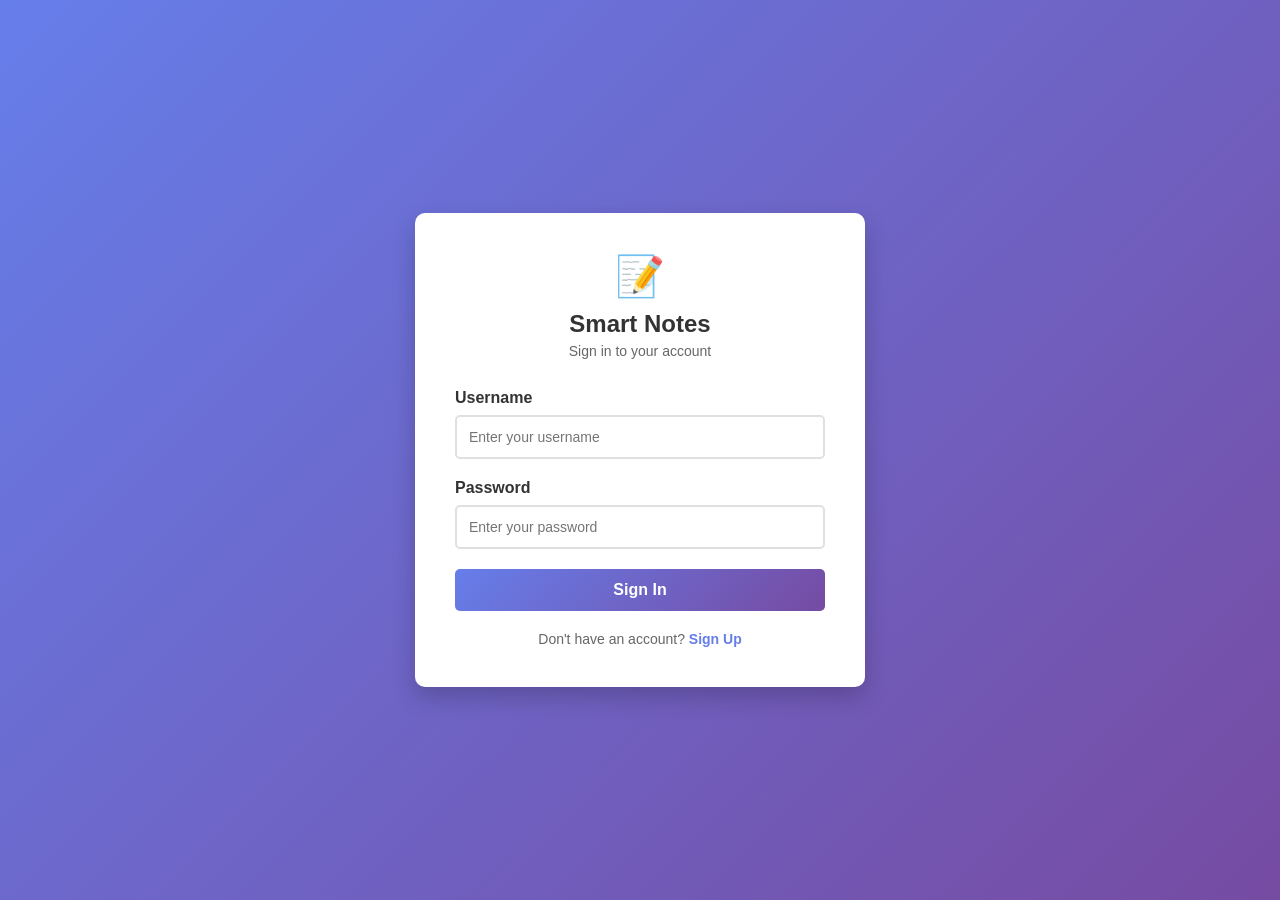
<file: frontend/index.html>
<!DOCTYPE html>
<html lang="en" data-theme="light">
<head>
    <meta charset="UTF-8">
    <meta name="viewport" content="width=device-width, initial-scale=1.0">
    <title>Smart Notes</title>
    <link rel="stylesheet" href="style.css">
</head>
<body>

    <!-- Header -->
    <header>
        <div class="header-inner">
            <div class="logo">
                <span class="logo-icon">&#128221;</span>
                <h1>Smart Notes</h1>
            </div>
            <div class="header-actions">
                <input type="text" id="searchInput" placeholder="Search notes... (Ctrl+F)" />
                <button id="searchBtn" class="btn btn-secondary">Search</button>
                <button id="clearSearchBtn" class="btn btn-ghost" style="display:none;">Clear</button>
                <button id="exportBtn" class="btn btn-ghost" title="Export notes as JSON">&#8595; Export</button>
                <button id="darkModeBtn" class="btn-icon-round" title="Toggle dark mode">&#9790;</button>
                <div style="display: flex; align-items: center; gap: 10px; margin-left: 10px;">
                    <span id="userDisplay" style="color: #666; font-size: 14px;"></span>
                    <button id="logoutBtn" class="btn btn-secondary" style="display: none;">Logout</button>
                </div>
            </div>
        </div>
    </header>

    <main>
        <!-- Sidebar -->
        <aside class="sidebar">
            <h3>Categories</h3>
            <ul id="categoryList">
                <li class="active" data-category="all">&#128196; All Notes</li>
                <li data-category="General">&#128308; General</li>
                <li data-category="Study">&#128997; Study</li>
                <li data-category="Personal">&#128999; Personal</li>
                <li data-category="Work">&#129001; Work</li>
            </ul>

            <div class="sidebar-divider"></div>

            <ul class="sidebar-extra">
                <li id="trashNavBtn">&#128465; Trash <span id="trashCount" class="trash-badge" style="display:none;"></span></li>
            </ul>

            <button id="addNoteBtn" class="btn btn-primary full-width">+ New Note &nbsp;<kbd>Ctrl+N</kbd></button>

            <!-- Stats widget -->
            <div class="stats-widget" id="statsWidget">
                <h4>Overview</h4>
                <div class="stat-row"><span>Total</span><strong id="statTotal">—</strong></div>
                <div class="stat-row"><span>Pinned</span><strong id="statPinned">—</strong></div>
                <div class="stat-row"><span>In Trash</span><strong id="statTrashed">—</strong></div>
                <div class="stat-divider"></div>
                <div id="statCategories"></div>
            </div>
        </aside>

        <!-- Notes Grid -->
        <section class="notes-section">
            <div class="notes-header">
                <div class="notes-header-left">
                    <h2 id="sectionTitle">All Notes</h2>
                    <span id="noteCount" class="badge">0</span>
                </div>
                <div class="notes-header-right">
                    <label for="sortSelect" class="sort-label">Sort:</label>
                    <select id="sortSelect" class="sort-select">
                        <option value="newest">Newest First</option>
                        <option value="oldest">Oldest First</option>
                        <option value="title">Title A–Z</option>
                    </select>
                </div>
            </div>
            <div id="noteGrid" class="note-grid">
                <p id="emptyMsg" class="empty-msg" style="display:none;">No notes found. Press Ctrl+N to create one!</p>
            </div>
        </section>
    </main>

    <!-- Modal: Add / Edit Note -->
    <div id="noteModal" class="modal-overlay" style="display:none;">
        <div class="modal">
            <div class="modal-header">
                <h2 id="modalTitle">New Note</h2>
                <button class="close-btn" id="closeModal">&times;</button>
            </div>
            <div class="modal-body">
                <input type="hidden" id="noteId" />
                <div class="form-group">
                    <label for="noteTitle">Title <span class="required">*</span></label>
                    <input type="text" id="noteTitle" placeholder="Enter note title..." />
                    <span id="titleError" class="error-msg"></span>
                </div>
                <div class="form-row">
                    <div class="form-group">
                        <label for="noteCategory">Category</label>
                        <select id="noteCategory">
                            <option value="General">General</option>
                            <option value="Study">Study</option>
                            <option value="Personal">Personal</option>
                            <option value="Work">Work</option>
                        </select>
                    </div>
                    <div class="form-group">
                        <label>Color Label</label>
                        <div class="color-picker" id="colorPicker">
                            <span class="color-swatch active" data-color="default" style="background:#e0e7ff;" title="Default"></span>
                            <span class="color-swatch" data-color="red"    style="background:#fecaca;" title="Red"></span>
                            <span class="color-swatch" data-color="yellow" style="background:#fef08a;" title="Yellow"></span>
                            <span class="color-swatch" data-color="green"  style="background:#bbf7d0;" title="Green"></span>
                            <span class="color-swatch" data-color="blue"   style="background:#bae6fd;" title="Blue"></span>
                            <span class="color-swatch" data-color="purple" style="background:#e9d5ff;" title="Purple"></span>
                            <span class="color-swatch" data-color="orange" style="background:#fed7aa;" title="Orange"></span>
                        </div>
                    </div>
                </div>
                <div class="form-group">
                    <div class="content-label-row">
                        <label for="noteContent">Content</label>
                        <span id="wordCount" class="word-count">0 words</span>
                    </div>
                    <textarea id="noteContent" rows="6" placeholder="Write your note here..."></textarea>
                </div>
            </div>
            <div class="modal-footer">
                <button id="cancelBtn" class="btn btn-ghost">Cancel</button>
                <button id="saveBtn" class="btn btn-primary">Save Note</button>
            </div>
        </div>
    </div>

    <!-- Modal: View Note -->
    <div id="viewModal" class="modal-overlay" style="display:none;">
        <div class="modal">
            <div class="modal-header" id="viewModalHeader">
                <div>
                    <h2 id="viewTitle"></h2>
                    <div class="view-meta">
                        <span id="viewCategory" class="note-card-category"></span>
                        <span id="viewDate" class="note-card-date"></span>
                    </div>
                </div>
                <button class="close-btn" id="closeViewModal">&times;</button>
            </div>
            <div class="modal-body">
                <p id="viewContent" class="view-content"></p>
            </div>
            <div class="modal-footer">
                <button id="viewEditBtn" class="btn btn-primary">Edit Note</button>
            </div>
        </div>
    </div>

    <!-- Modal: Trash -->
    <div id="trashModal" class="modal-overlay" style="display:none;">
        <div class="modal modal-wide">
            <div class="modal-header">
                <h2>&#128465; Trash</h2>
                <button class="close-btn" id="closeTrashModal">&times;</button>
            </div>
            <div class="modal-body">
                <p class="trash-hint">Notes in trash are permanently deleted after 30 days.</p>
                <div id="trashList" class="trash-list"></div>
                <p id="trashEmpty" class="empty-msg" style="display:none; margin-top:16px;">Trash is empty.</p>
            </div>
        </div>
    </div>

    <!-- Modal: Confirm Delete -->
    <div id="deleteModal" class="modal-overlay" style="display:none;">
        <div class="modal modal-sm">
            <div class="modal-header">
                <h2>Move to Trash</h2>
                <button class="close-btn" id="closeDeleteModal">&times;</button>
            </div>
            <div class="modal-body">
                <p>Move <strong id="deleteNoteName"></strong> to trash?</p>
            </div>
            <div class="modal-footer">
                <button id="cancelDeleteBtn" class="btn btn-ghost">Cancel</button>
                <button id="confirmDeleteBtn" class="btn btn-danger">Move to Trash</button>
            </div>
        </div>
    </div>

    <!-- Toast -->
    <div id="toast" class="toast" style="display:none;"></div>

    <!-- Keyboard shortcuts hint -->
    <div class="shortcuts-hint">
        <kbd>Ctrl+N</kbd> New &nbsp; <kbd>Ctrl+F</kbd> Search &nbsp; <kbd>Esc</kbd> Close
    </div>

    <script src="app.js"></script>
</body>
</html>
</file>
<file: frontend/style.css>
/* ===== RESET & BASE ===== */
*, *::before, *::after { box-sizing: border-box; margin: 0; padding: 0; }

/* ===== THEME VARIABLES ===== */
:root,
[data-theme="light"] {
    --primary:    #4f46e5;
    --primary-h:  #4338ca;
    --danger:     #ef4444;
    --danger-h:   #dc2626;
    --bg:         #f8f9fb;
    --surface:    #ffffff;
    --surface-2:  #f3f4f6;
    --border:     #e5e7eb;
    --text:       #111827;
    --muted:      #6b7280;
    --radius:     10px;
    --shadow:     0 2px 8px rgba(0,0,0,.08);
    --shadow-lg:  0 8px 32px rgba(0,0,0,.14);
    --transition: .2s ease;
}

[data-theme="dark"] {
    --primary:    #818cf8;
    --primary-h:  #6366f1;
    --danger:     #f87171;
    --danger-h:   #ef4444;
    --bg:         #0f172a;
    --surface:    #1e293b;
    --surface-2:  #273449;
    --border:     #334155;
    --text:       #f1f5f9;
    --muted:      #94a3b8;
    --shadow:     0 2px 8px rgba(0,0,0,.3);
    --shadow-lg:  0 8px 32px rgba(0,0,0,.5);
}

body {
    font-family: 'Segoe UI', system-ui, sans-serif;
    background: var(--bg);
    color: var(--text);
    min-height: 100vh;
    transition: background var(--transition), color var(--transition);
}

/* ===== HEADER ===== */
header {
    background: var(--surface);
    border-bottom: 1px solid var(--border);
    padding: 0 24px;
    height: 64px;
    position: sticky;
    top: 0;
    z-index: 100;
    box-shadow: var(--shadow);
    transition: background var(--transition), border-color var(--transition);
}
.header-inner {
    max-width: 1200px;
    margin: 0 auto;
    height: 100%;
    display: flex;
    align-items: center;
    justify-content: space-between;
    gap: 16px;
}
.logo { display: flex; align-items: center; gap: 10px; }
.logo-icon { font-size: 26px; }
.logo h1 { font-size: 22px; font-weight: 700; color: var(--primary); }

.header-actions { display: flex; align-items: center; gap: 8px; }
.header-actions input {
    padding: 8px 14px;
    border: 1px solid var(--border);
    border-radius: var(--radius);
    font-size: 14px;
    width: 200px;
    outline: none;
    background: var(--surface);
    color: var(--text);
    transition: border-color var(--transition), background var(--transition);
}
.header-actions input:focus { border-color: var(--primary); }

/* Dark mode toggle */
.btn-icon-round {
    width: 36px;
    height: 36px;
    border-radius: 50%;
    border: 1px solid var(--border);
    background: var(--surface-2);
    color: var(--text);
    font-size: 16px;
    cursor: pointer;
    display: flex;
    align-items: center;
    justify-content: center;
    transition: background var(--transition), transform var(--transition);
}
.btn-icon-round:hover { background: var(--border); transform: scale(1.1); }

/* ===== LAYOUT ===== */
main {
    max-width: 1200px;
    margin: 0 auto;
    padding: 24px;
    display: grid;
    grid-template-columns: 230px 1fr;
    gap: 24px;
    min-height: calc(100vh - 64px);
}

/* ===== SIDEBAR ===== */
.sidebar {
    background: var(--surface);
    border-radius: var(--radius);
    padding: 20px;
    border: 1px solid var(--border);
    height: fit-content;
    position: sticky;
    top: 88px;
    box-shadow: var(--shadow);
    transition: background var(--transition), border-color var(--transition);
}
.sidebar h3 {
    font-size: 12px;
    font-weight: 600;
    text-transform: uppercase;
    letter-spacing: .06em;
    color: var(--muted);
    margin-bottom: 10px;
}
#categoryList, .sidebar-extra { list-style: none; margin-bottom: 6px; }
#categoryList li, .sidebar-extra li {
    padding: 8px 12px;
    border-radius: 8px;
    cursor: pointer;
    font-size: 14px;
    color: var(--muted);
    transition: all var(--transition);
    margin-bottom: 2px;
    display: flex;
    align-items: center;
    gap: 6px;
}
#categoryList li:hover, .sidebar-extra li:hover { background: var(--surface-2); color: var(--text); }
#categoryList li.active { background: #ede9fe; color: var(--primary); font-weight: 600; }
[data-theme="dark"] #categoryList li.active { background: #312e81; color: var(--primary); }

.sidebar-divider { height: 1px; background: var(--border); margin: 10px 0; }

.trash-badge {
    background: var(--danger);
    color: #fff;
    border-radius: 20px;
    padding: 1px 7px;
    font-size: 11px;
    font-weight: 700;
    margin-left: auto;
}

/* Stats Widget */
.stats-widget {
    margin-top: 16px;
    padding: 14px;
    background: var(--surface-2);
    border-radius: 10px;
    border: 1px solid var(--border);
}
.stats-widget h4 {
    font-size: 12px;
    font-weight: 700;
    text-transform: uppercase;
    letter-spacing: .06em;
    color: var(--muted);
    margin-bottom: 10px;
}
.stat-row {
    display: flex;
    justify-content: space-between;
    font-size: 13px;
    padding: 4px 0;
    color: var(--muted);
}
.stat-row strong { color: var(--text); font-weight: 600; }
.stat-divider { height: 1px; background: var(--border); margin: 8px 0; }
.stat-cat-row {
    display: flex;
    justify-content: space-between;
    font-size: 12px;
    padding: 2px 0;
    color: var(--muted);
}

/* ===== NOTES SECTION ===== */
.notes-section { min-width: 0; }
.notes-header {
    display: flex;
    align-items: center;
    justify-content: space-between;
    margin-bottom: 20px;
    gap: 12px;
}
.notes-header-left { display: flex; align-items: center; gap: 10px; }
.notes-header-right { display: flex; align-items: center; gap: 8px; }
.notes-header h2 { font-size: 20px; font-weight: 700; }

.badge {
    background: var(--primary);
    color: #fff;
    border-radius: 20px;
    padding: 2px 10px;
    font-size: 13px;
    font-weight: 600;
}

.sort-label { font-size: 13px; color: var(--muted); font-weight: 500; }
.sort-select {
    padding: 6px 10px;
    border: 1px solid var(--border);
    border-radius: 8px;
    font-size: 13px;
    font-family: inherit;
    outline: none;
    cursor: pointer;
    background: var(--surface);
    color: var(--text);
    transition: border-color var(--transition);
}
.sort-select:focus { border-color: var(--primary); }

/* ===== NOTE GRID ===== */
.note-grid {
    display: grid;
    grid-template-columns: repeat(auto-fill, minmax(260px, 1fr));
    gap: 16px;
}

/* ===== NOTE CARD ===== */
.note-card {
    background: var(--surface);
    border: 1px solid var(--border);
    border-radius: var(--radius);
    padding: 18px;
    box-shadow: var(--shadow);
    transition: transform var(--transition), box-shadow var(--transition), background var(--transition);
    cursor: pointer;
    position: relative;
    overflow: hidden;
    display: flex;
    flex-direction: column;
    gap: 8px;
}
.note-card:hover { transform: translateY(-2px); box-shadow: 0 6px 20px rgba(0,0,0,.12); }

/* Light mode color backgrounds */
[data-theme="light"] .note-card[data-color="red"]    { background: #fff5f5; }
[data-theme="light"] .note-card[data-color="yellow"] { background: #fefce8; }
[data-theme="light"] .note-card[data-color="green"]  { background: #f0fff4; }
[data-theme="light"] .note-card[data-color="blue"]   { background: #f0f9ff; }
[data-theme="light"] .note-card[data-color="purple"] { background: #faf5ff; }
[data-theme="light"] .note-card[data-color="orange"] { background: #fff8f0; }

/* Dark mode color backgrounds */
[data-theme="dark"] .note-card[data-color="red"]    { background: #2d1b1b; }
[data-theme="dark"] .note-card[data-color="yellow"] { background: #2d2a1b; }
[data-theme="dark"] .note-card[data-color="green"]  { background: #1b2d22; }
[data-theme="dark"] .note-card[data-color="blue"]   { background: #1b222d; }
[data-theme="dark"] .note-card[data-color="purple"] { background: #261b2d; }
[data-theme="dark"] .note-card[data-color="orange"] { background: #2d221b; }

.pin-badge {
    position: absolute;
    top: 10px; right: 10px;
    font-size: 14px;
    opacity: 0.6;
}

.note-card-top { display: flex; align-items: flex-start; justify-content: space-between; gap: 8px; }
.note-card h3 { font-size: 15px; font-weight: 600; color: var(--text); flex: 1; word-break: break-word; }
.note-card-actions { display: flex; gap: 2px; opacity: 0; transition: opacity var(--transition); flex-shrink: 0; }
.note-card:hover .note-card-actions { opacity: 1; }

.note-card-category {
    display: inline-block;
    font-size: 11px;
    font-weight: 600;
    padding: 2px 8px;
    border-radius: 20px;
    background: #ede9fe;
    color: var(--primary);
    text-transform: uppercase;
    letter-spacing: .04em;
}
[data-theme="dark"] .note-card-category { background: #312e81; }

.note-card-content {
    font-size: 13px;
    color: var(--muted);
    line-height: 1.6;
    display: -webkit-box;
    -webkit-line-clamp: 3;
    -webkit-box-orient: vertical;
    overflow: hidden;
    white-space: pre-wrap;
}
.note-card-date { font-size: 11px; color: var(--muted); margin-top: 4px; }

.note-card::before {
    content: '';
    position: absolute;
    top: 0; left: 0;
    height: 3px; width: 100%;
    border-radius: var(--radius) var(--radius) 0 0;
    background: var(--primary);
}
.note-card[data-category="Study"]::before    { background: #10b981; }
.note-card[data-category="Personal"]::before { background: #f59e0b; }
.note-card[data-category="Work"]::before     { background: #3b82f6; }
.note-card[data-category="General"]::before  { background: #8b5cf6; }

.note-card.is-pinned { outline: 2px solid #fbbf24; outline-offset: -2px; }

/* ===== BUTTONS ===== */
.btn {
    padding: 8px 16px;
    border-radius: 8px;
    border: none;
    font-size: 14px;
    font-weight: 500;
    cursor: pointer;
    transition: background var(--transition), transform var(--transition);
    white-space: nowrap;
}
.btn:active { transform: scale(.97); }
.btn-primary   { background: var(--primary); color: #fff; }
.btn-primary:hover   { background: var(--primary-h); }
.btn-secondary { background: #e0e7ff; color: #3730a3; }
.btn-secondary:hover { background: #c7d2fe; }
[data-theme="dark"] .btn-secondary  { background: #312e81; color: #a5b4fc; }
.btn-ghost  { background: transparent; color: var(--muted); border: 1px solid var(--border); }
.btn-ghost:hover  { background: var(--surface-2); }
.btn-danger { background: var(--danger); color: #fff; }
.btn-danger:hover { background: var(--danger-h); }
.btn-icon {
    background: none;
    border: none;
    padding: 4px 5px;
    border-radius: 6px;
    cursor: pointer;
    font-size: 14px;
    line-height: 1;
    color: var(--muted);
    transition: background var(--transition), color var(--transition);
}
.btn-icon:hover            { background: var(--surface-2); color: var(--text); }
.btn-icon.pin:hover        { background: #fef9c3; color: #d97706; }
.btn-icon.pinned-active    { color: #f59e0b; }
.btn-icon.duplicate:hover  { background: #dbeafe; color: #2563eb; }
.btn-icon.delete:hover     { background: #fee2e2; color: var(--danger); }
.full-width { width: 100%; text-align: center; }

kbd {
    font-size: 10px;
    padding: 1px 5px;
    border-radius: 4px;
    background: rgba(0,0,0,.12);
    border: 1px solid rgba(0,0,0,.15);
    font-family: inherit;
}
[data-theme="dark"] kbd { background: rgba(255,255,255,.1); border-color: rgba(255,255,255,.15); }

/* ===== MODAL ===== */
.modal-overlay {
    position: fixed;
    inset: 0;
    background: rgba(0,0,0,.5);
    z-index: 200;
    display: flex;
    align-items: center;
    justify-content: center;
    padding: 20px;
    animation: fadeIn .15s ease;
}
@keyframes fadeIn { from { opacity:0; } to { opacity:1; } }
.modal {
    background: var(--surface);
    border-radius: 14px;
    width: 100%;
    max-width: 540px;
    box-shadow: var(--shadow-lg);
    animation: slideUp .2s ease;
    transition: background var(--transition);
}
.modal-sm   { max-width: 380px; }
.modal-wide { max-width: 680px; }
@keyframes slideUp { from { transform:translateY(20px);opacity:0; } to { transform:translateY(0);opacity:1; } }

.modal-header {
    display: flex;
    align-items: flex-start;
    justify-content: space-between;
    padding: 20px 24px;
    border-bottom: 1px solid var(--border);
    border-radius: 14px 14px 0 0;
    transition: background var(--transition);
}
.modal-header h2 { font-size: 18px; font-weight: 700; }
.close-btn {
    background: none; border: none;
    font-size: 22px; cursor: pointer;
    color: var(--muted); line-height: 1;
    padding: 2px 6px; border-radius: 6px;
    transition: background var(--transition);
    flex-shrink: 0;
}
.close-btn:hover { background: var(--surface-2); }

.modal-body { padding: 24px; display: flex; flex-direction: column; gap: 16px; max-height: 70vh; overflow-y: auto; }

.form-row   { display: grid; grid-template-columns: 1fr 1fr; gap: 16px; }
.form-group { display: flex; flex-direction: column; gap: 6px; }
.form-group label { font-size: 13px; font-weight: 600; color: var(--text); }
.form-group input, .form-group select, .form-group textarea {
    padding: 10px 14px;
    border: 1px solid var(--border);
    border-radius: 8px;
    font-size: 14px;
    font-family: inherit;
    outline: none;
    background: var(--surface);
    color: var(--text);
    transition: border-color var(--transition), background var(--transition);
    resize: vertical;
}
.form-group input:focus, .form-group select:focus, .form-group textarea:focus { border-color: var(--primary); }

/* Color picker */
.color-picker { display: flex; gap: 8px; align-items: center; padding: 4px 0; flex-wrap: wrap; }
.color-swatch {
    width: 24px; height: 24px;
    border-radius: 50%;
    border: 2px solid transparent;
    cursor: pointer;
    flex-shrink: 0;
    transition: transform var(--transition), border-color var(--transition);
}
.color-swatch:hover  { transform: scale(1.2); }
.color-swatch.active { border-color: #374151; transform: scale(1.15); }
[data-theme="dark"] .color-swatch.active { border-color: #f1f5f9; }

/* Word count */
.content-label-row { display: flex; align-items: center; justify-content: space-between; }
.word-count { font-size: 12px; color: var(--muted); }

/* View modal */
.view-meta     { display: flex; align-items: center; gap: 10px; margin-top: 6px; }
.view-content  { font-size: 15px; line-height: 1.8; color: var(--text); white-space: pre-wrap; min-height: 80px; }

/* Trash list */
.trash-hint { font-size: 13px; color: var(--muted); margin-bottom: 12px; }
.trash-list { display: flex; flex-direction: column; gap: 10px; }
.trash-item {
    display: flex;
    align-items: center;
    justify-content: space-between;
    padding: 12px 14px;
    background: var(--surface-2);
    border-radius: 10px;
    border: 1px solid var(--border);
    gap: 12px;
}
.trash-item-info { flex: 1; min-width: 0; }
.trash-item-title { font-size: 14px; font-weight: 600; color: var(--text); white-space: nowrap; overflow: hidden; text-overflow: ellipsis; }
.trash-item-meta  { font-size: 12px; color: var(--muted); margin-top: 2px; }
.trash-item-actions { display: flex; gap: 6px; flex-shrink: 0; }

.required  { color: var(--danger); }
.error-msg { color: var(--danger); font-size: 12px; }

.modal-footer {
    display: flex; justify-content: flex-end;
    gap: 8px; padding: 16px 24px;
    border-top: 1px solid var(--border);
}

/* ===== TOAST ===== */
.toast {
    position: fixed; bottom: 24px; right: 24px;
    background: #1f2937; color: #fff;
    padding: 12px 20px; border-radius: 10px;
    font-size: 14px; z-index: 999;
    box-shadow: var(--shadow-lg);
    animation: slideLeft .3s ease;
}
@keyframes slideLeft { from { transform:translateX(60px);opacity:0; } to { transform:translateX(0);opacity:1; } }
.toast.success { background: #059669; }
.toast.error   { background: var(--danger); }

/* ===== SHORTCUTS HINT ===== */
.shortcuts-hint {
    position: fixed;
    bottom: 16px; left: 50%;
    transform: translateX(-50%);
    font-size: 12px;
    color: var(--muted);
    background: var(--surface);
    border: 1px solid var(--border);
    padding: 6px 14px;
    border-radius: 20px;
    box-shadow: var(--shadow);
    pointer-events: none;
    opacity: 0.7;
}

/* ===== EMPTY STATE ===== */
.empty-msg {
    text-align: center; color: var(--muted);
    font-size: 15px; margin-top: 60px;
    grid-column: 1 / -1;
}

/* ===== RESPONSIVE ===== */
@media (max-width: 768px) {
    main { grid-template-columns: 1fr; padding: 16px; }
    .sidebar { position: static; }
    .header-actions input { width: 130px; }
    .form-row { grid-template-columns: 1fr; }
    .shortcuts-hint { display: none; }
}
</file>
